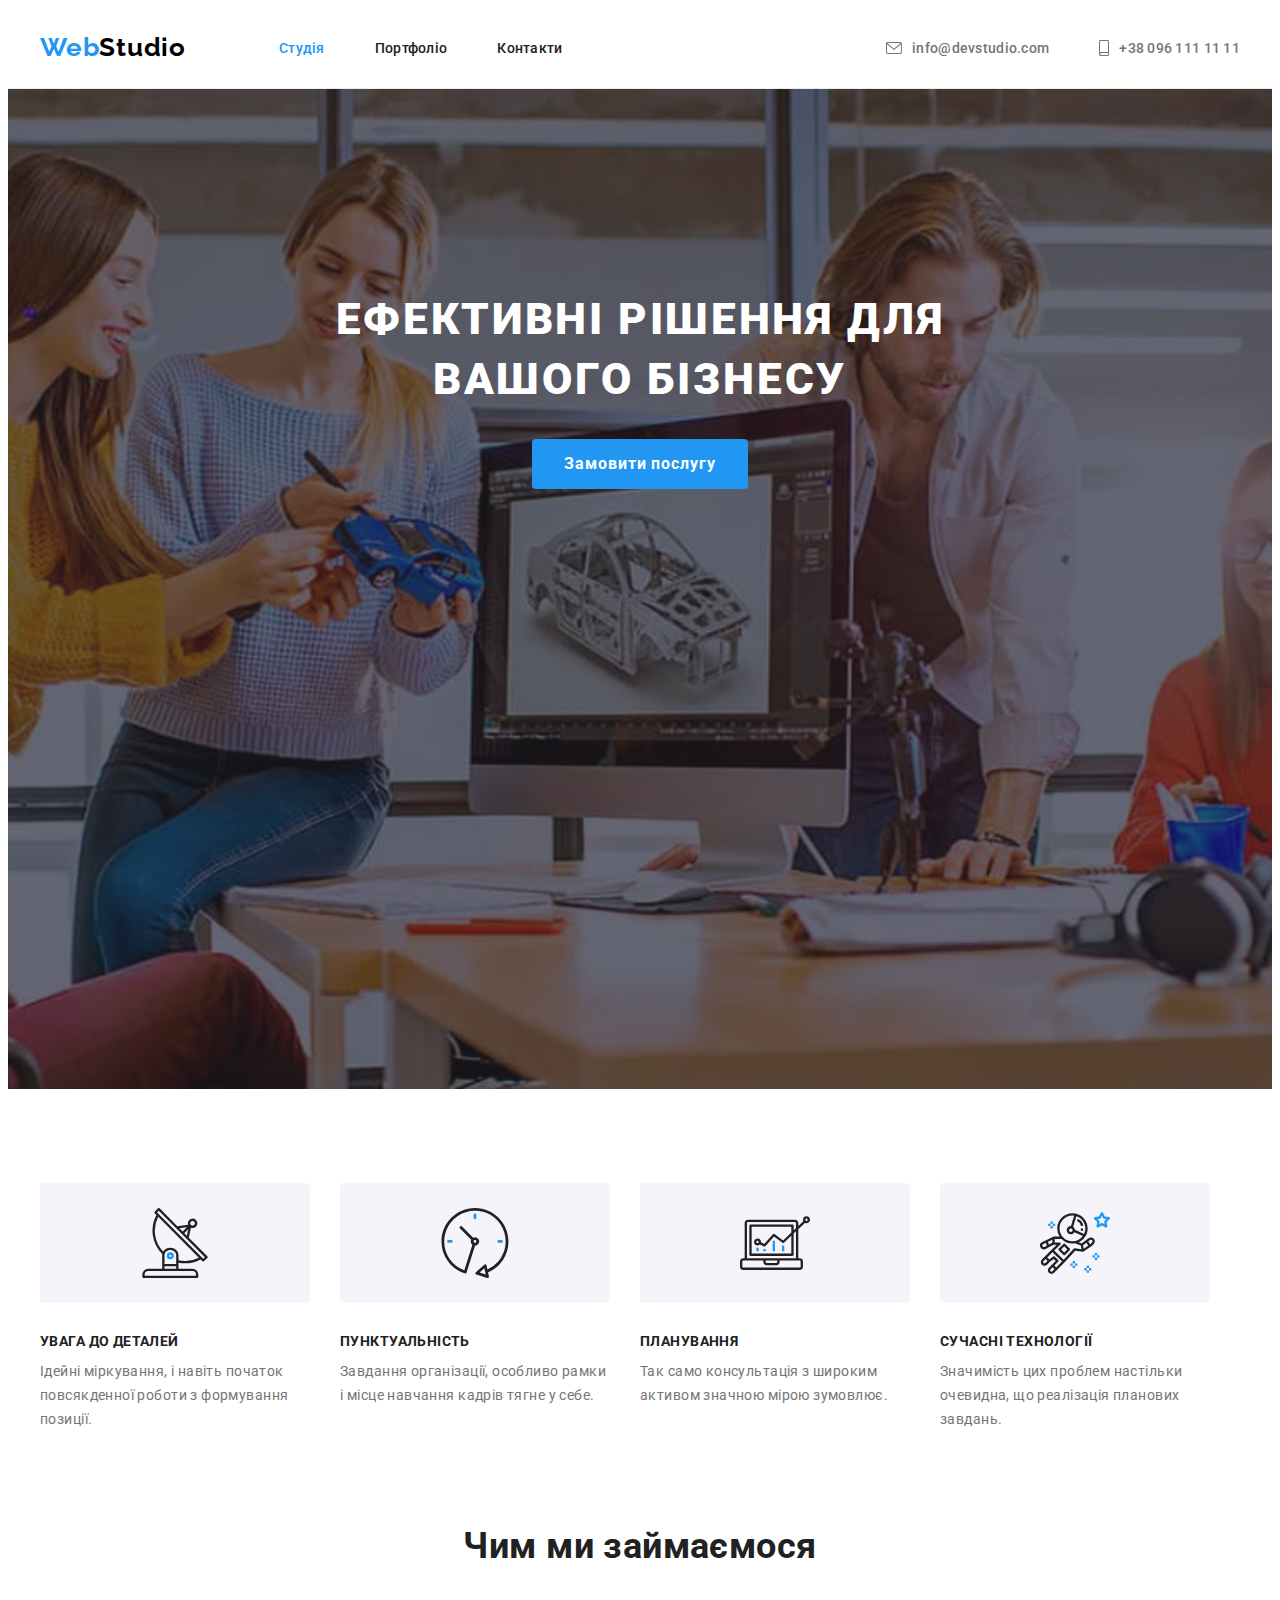
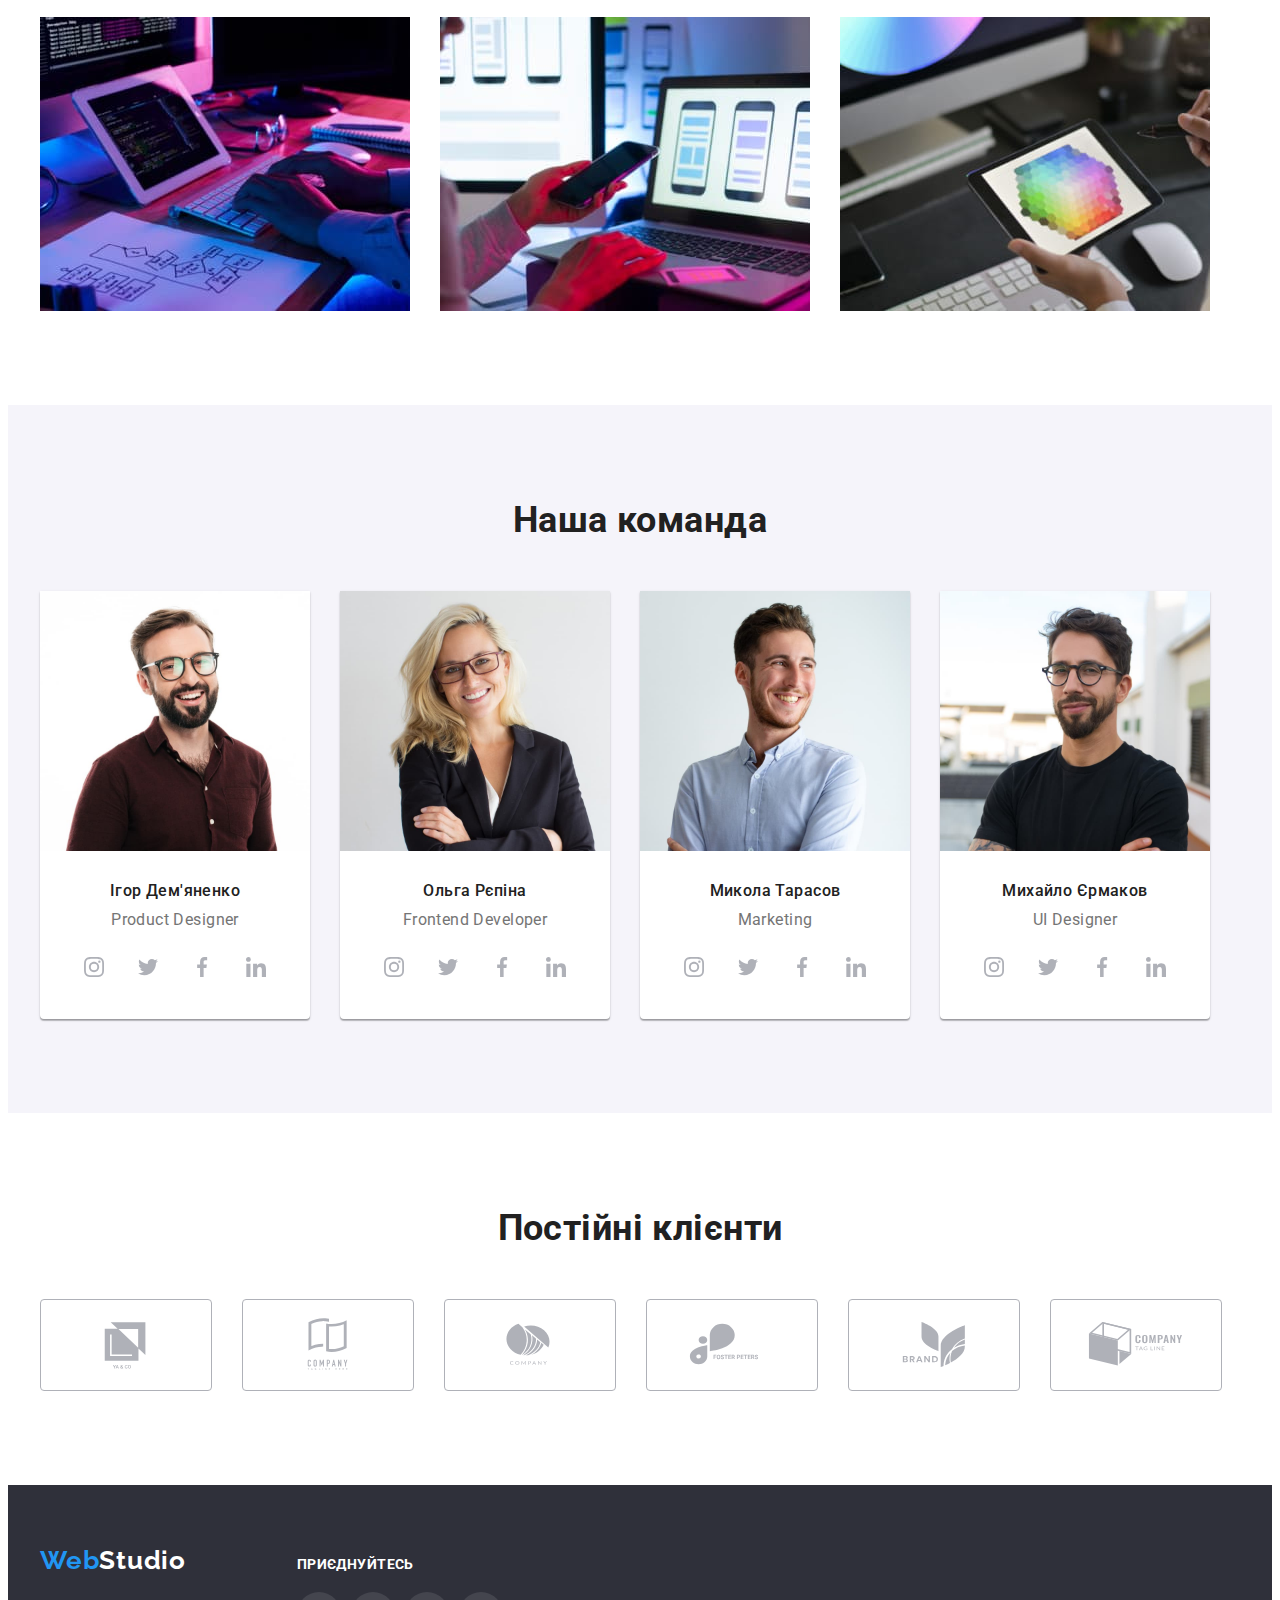
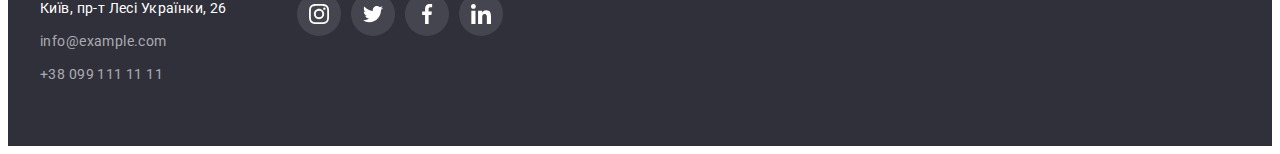
<file: index.html>
<!DOCTYPE html>
<html lang="uk">

<head>
    <meta charset="UTF-8" />
    <meta http-equiv="X-UA-Compatible" content="IE=edge" />
    <meta name="viewport" content="width=device-width, initial-scale=1.0" />
    <title>Вебстудія</title>
    <!-- Fonts -->
    <link rel="preconnect" href="https://fonts.googleapis.com">
    <link rel="preconnect" href="https://fonts.gstatic.com" crossorigin>
    <link
        href="https://fonts.googleapis.com/css2?family=Raleway:wght@700&family=Roboto:wght@400;500;700;900&display=swap"
        rel="stylesheet">

    <link rel="stylesheet" href="https://cdnjs.cloudflare.com/ajax/libs/modern-normalize/1.1.0/modern-normalize.min.css"
        integrity="sha512-wpPYUAdjBVSE4KJnH1VR1HeZfpl1ub8YT/NKx4PuQ5NmX2tKuGu6U/JRp5y+Y8XG2tV+wKQpNHVUX03MfMFn9Q=="
        crossorigin="anonymous" referrerpolicy="no-referrer" />
    <link rel="stylesheet" href="./css/styles.css">
</head>

<body>
    <!-- Шапка -->
    <header class="header">
        <div class="container header-container">
            <nav class="header-nav">
                <a class="logo" href="./index.html"><span class="logo-accent">Web</span>Studio</a>
                <ul class="list nav-list">
                    <li><a class="link current" href="./index.html">Студія</a>
                    </li>
                    <li><a class="link" href="./portfolio.html">Портфоліо</a></li>
                    <li><a class="link" href="">Контакти</a></li>
                </ul>
            </nav>
            <ul class="list contacts-list">
                <li><a class="contacts-link" href="mailto:info@devstudio.com">
                        <svg class="contacts-icon" width="16" height="12">
                            <use href="./images/icons.svg#envelope"></use>
                        </svg>
                        info@devstudio.com
                    </a>
                </li>
                <li><a class="contacts-link" href="tel:+380961111111">
                        <svg class="contacts-icon" width="10" height="16">
                            <use href="./images/icons.svg#smartphone"></use>
                        </svg>
                        +38 096 111 11 11
                    </a>
                </li>
            </ul>
        </div>
    </header>

    <main>
        <!--Секція Герой-->
        <section class="hero">
            <div class="container">
                <h1 class="hero-title">Ефективні рішення для вашого бізнесу</h1>
                <button class="btn" type="button">Замовити послугу</button>
            </div>
        </section>

        <!--Особливості-->
        <section class="section">
            <div class="container">
                <h2 class="visually-hidden">Наші переваги</h2>
                <ul class="list features-container">
                    <li class="feature-item">
                        <div class="feature-image">
                            <svg class="feature-icon" width="70px" height="70px">
                                <use href="./images/icons.svg#antenna"></use>
                            </svg>
                        </div>
                        <h3 class="features-name">Увага до деталей</h3>
                        <p class="features-text">Ідейні міркування, і навіть початок повсякденної роботи з формування
                            позиції.</p>
                    </li>
                    <li class="feature-item">
                        <div class="feature-image">
                            <svg width="70px" height="70px">
                                <use href="./images/icons.svg#clock"></use>
                            </svg>
                        </div>
                        <h3 class="features-name">Пунктуальність</h3>
                        <p class="features-text">Завдання організації, особливо рамки і місце навчання кадрів тягне у
                            себе.
                        </p>
                    </li>
                    <li class="feature-item">
                        <div class="feature-image">
                            <svg class="" width="70px" height="70px">
                                <use href="./images/icons.svg#vector"></use>
                            </svg>
                        </div>
                        <h3 class="features-name">Планування</h3>
                        <p class="features-text">Так само консультація з широким активом значною мірою зумовлює.</p>
                    </li>
                    <li class="feature-item">
                        <div class="feature-image">
                            <svg width="70px" height="70px">
                                <use href="./images/icons.svg#astronaut"></use>
                            </svg>
                        </div>
                        <h3 class="features-name">Сучасні технології</h3>
                        <p class="features-text">Значимість цих проблем настільки очевидна, що реалізація планових
                            завдань.
                        </p>
                    </li>
                </ul>
            </div>
        </section>

        <!--Чим ми займаємося-->
        <section class="work-section">
            <div class="container">
                <h2 class="work-title">Чим ми займаємося</h2>
                <ul class="list work-container">
                    <li><img src="./images/box-1.jpg" alt="співробітник студії друкує код на планшеті" width="370"
                            height="294" /></li>
                    <li><img src="./images/box-2.jpg"
                            alt="співробітник студії розглядає різні варіанти розташування блоків на екрані телефону"
                            width="370" height="294" /></li>
                    <li><img src="./images/box-3.jpg" alt="співробітник студії підбирає кольори на планшеті" width="370"
                            height="294" />
                    </li>
                </ul>
            </div>
        </section>

        <!--Наша команда-->
        <section class="section team">
            <div class="container">
                <h2 class="team-title">Наша команда</h2>
                <ul class="list team-container">
                    <li class="team-list">
                        <img src="./images/img-1.jpg" alt="фото продакт-дизайнера" width="270" height="260" />
                        <div class="team-data">
                            <h3 class="team-member">Ігор Дем'яненко</h3>
                            <p class="team-text" lang="en">Product Designer</p>
                        </div>
                        <ul class="socials-list">
                            <li class="list socials-item">
                                <a class="socials-link" href="instagram.com" target="_blank" rel="noopener noreferrer"
                                    aria-label="instagram">
                                    <svg class="socials-icon" width="20px" height="20px">
                                        <use href="./images/icons.svg#instagram"></use>
                                    </svg>
                                </a>
                            </li>
                            <li class="list socials-item">
                                <a class="socials-link" href="twitter.com" target="_blank" rel="noopener noreferrer"
                                    aria-label="twitter">
                                    <svg class="socials-icon" width="20px" height="20px">
                                        <use href="./images/icons.svg#twitter"></use>
                                    </svg>
                                </a>
                            </li>
                            <li class="list socials-item">
                                <a class="socials-link" href="facebook.com" target="_blank" rel="noopener noreferrer"
                                    aria-label="facebook">
                                    <svg class="socials-icon" width="20px" height="20px">
                                        <use href="./images/icons.svg#facebook"></use>
                                    </svg>
                                </a>
                            </li>
                            <li class="list socials-item">
                                <a class="socials-link" href="linkedin.com" target="_blank" rel="noopener noreferrer"
                                    aria-label="linkedin">
                                    <svg class="socials-icon" width="20px" height="20px">
                                        <use href="./images/icons.svg#linkedin"></use>
                                    </svg>
                                </a>
                            </li>

                        </ul>
                    </li>
                    <li class="team-list">
                        <img src="./images/img-2.jpg" alt="фото фронтенд-розробниці" width="270" height="260" />
                        <div class="team-data">
                            <h3 class="team-member">Ольга Рєпіна</h3>
                            <p class="team-text" lang="en">Frontend Developer</p>
                        </div>
                        <ul class="socials-list">
                            <li class="list socials-item">
                                <a class="socials-link" href="instagram.com" target="_blank" rel="noopener noreferrer"
                                    aria-label="instagram">
                                    <svg class="socials-icon" width="20px" height="20px">
                                        <use href="./images/icons.svg#instagram"></use>
                                    </svg>
                                </a>
                            </li>
                            <li class="list socials-item">
                                <a class="socials-link" href="twitter.com" target="_blank" rel="noopener noreferrer"
                                    aria-label="twitter">
                                    <svg class="socials-icon" width="20px" height="20px">
                                        <use href="./images/icons.svg#twitter"></use>
                                    </svg>
                                </a>
                            </li>
                            <li class="list socials-item">
                                <a class="socials-link" href="facebook.com" target="_blank" rel="noopener noreferrer"
                                    aria-label="facebook">
                                    <svg class="socials-icon" width="20px" height="20px">
                                        <use href="./images/icons.svg#facebook"></use>
                                    </svg>
                                </a>
                            </li>
                            <li class="list socials-item">
                                <a class="socials-link" href="linkedin.com" target="_blank" rel="noopener noreferrer"
                                    aria-label="linkedin">
                                    <svg class="socials-icon" width="20px" height="20px">
                                        <use href="./images/icons.svg#linkedin"></use>
                                    </svg>
                                </a>
                            </li>

                        </ul>
                    </li>
                    <li class="team-list">
                        <img src="./images/img-3.jpg" alt="фото спеціаліста з маркетингу" width="270" height="260" />
                        <div class="team-data">
                            <h3 class="team-member">Микола Тарасов</h3>
                            <p class="team-text" lang="en">Marketing</p>
                        </div>
                        <ul class="socials-list">
                            <li class="list socials-item">
                                <a class="socials-link" href="instagram.com" target="_blank" rel="noopener noreferrer"
                                    aria-label="instagram">
                                    <svg class="socials-icon" width="20px" height="20px">
                                        <use href="./images/icons.svg#instagram"></use>
                                    </svg>
                                </a>
                            </li>
                            <li class="list socials-item">
                                <a class="socials-link" href="twitter.com" target="_blank" rel="noopener noreferrer"
                                    aria-label="twitter">
                                    <svg class="socials-icon" width="20px" height="20px">
                                        <use href="./images/icons.svg#twitter"></use>
                                    </svg>
                                </a>
                            </li>
                            <li class="list socials-item">
                                <a class="socials-link" href="facebook.com" target="_blank" rel="noopener noreferrer"
                                    aria-label="facebook">
                                    <svg class="socials-icon" width="20px" height="20px">
                                        <use href="./images/icons.svg#facebook"></use>
                                    </svg>
                                </a>
                            </li>
                            <li class="list socials-item">
                                <a class="socials-link" href="linkedin.com" target="_blank" rel="noopener noreferrer"
                                    aria-label="linkedin">
                                    <svg class="socials-icon" width="20px" height="20px">
                                        <use href="./images/icons.svg#linkedin"></use>
                                    </svg>
                                </a>
                            </li>

                        </ul>
                    </li>
                    <li class="team-list">
                        <img src="./images/img-4.jpg" alt="фото ЮАй дизайнера" width="270" height="260" />
                        <div class="team-data">
                            <h3 class="team-member">Михайло Єрмаков</h3>
                            <p class="team-text" lang="en">UI Designer</p>
                        </div>
                        <ul class="socials-list">
                            <li class="list socials-item">
                                <a class="socials-link" href="instagram.com" target="_blank" rel="noopener noreferrer"
                                    aria-label="instagram">
                                    <svg class="socials-icon" width="20px" height="20px">
                                        <use href="./images/icons.svg#instagram"></use>
                                    </svg>
                                </a>
                            </li>
                            <li class="list socials-item">
                                <a class="socials-link" href="twitter.com" target="_blank" rel="noopener noreferrer"
                                    aria-label="twitter">
                                    <svg class="socials-icon" width="20px" height="20px">
                                        <use href="./images/icons.svg#twitter"></use>
                                    </svg>
                                </a>
                            </li>
                            <li class="list socials-item">
                                <a class="socials-link" href="facebook.com" target="_blank" rel="noopener noreferrer"
                                    aria-label="facebook">
                                    <svg class="socials-icon" width="20px" height="20px">
                                        <use href="./images/icons.svg#facebook"></use>
                                    </svg>
                                </a>
                            </li>
                            <li class="list socials-item">
                                <a class="socials-link" href="linkedin.com" target="_blank" rel="noopener noreferrer"
                                    aria-label="linkedin">
                                    <svg class="socials-icon" width="20px" height="20px">
                                        <use href="./images/icons.svg#linkedin"></use>
                                    </svg>
                                </a>
                            </li>

                        </ul>
                    </li>
                </ul>
            </div>
        </section>

        <!-- Клієнти -->
        <section class="section">
            <div class="container">
                <h2 class="clients-title">Постійні клієнти</h2>
                <ul class="list clients-container">
                    <li class="list clients-item">
                        <a class="clients-link" href="" target="_blank" rel="noopener noreferrer" aria-label="">
                            <svg class="clients-icon" width="106px" height="60px">
                                <use href="./images/icons.svg#client-1"></use>
                            </svg>
                        </a>
                    </li>
                    <li class="list clients-item">
                        <a class="clients-link" href="" target="_blank" rel="noopener noreferrer" aria-label="">
                            <svg class="clients-icon" width="106px" height="60px">
                                <use href="./images/icons.svg#client-2"></use>
                            </svg>
                        </a>
                    </li>
                    <li class="list clients-item">
                        <a class="clients-link" href="" target="_blank" rel="noopener noreferrer" aria-label="">
                            <svg class="clients-icon" width="106px" height="60px">
                                <use href="./images/icons.svg#client-3"></use>
                            </svg>
                        </a>
                    </li>
                    <li class="list clients-item">
                        <a class="clients-link" href="" target="_blank" rel="noopener noreferrer" aria-label="">
                            <svg class="clients-icon" width="106px" height="60px">
                                <use href="./images/icons.svg#client-4"></use>
                            </svg>
                        </a>
                    </li>
                    <li class="list clients-item">
                        <a class="clients-link" href="" target="_blank" rel="noopener noreferrer" aria-label="">
                            <svg class="clients-icon" width="106px" height="60px">
                                <use href="./images/icons.svg#client-5"></use>
                            </svg>
                        </a>
                    </li>
                    <li class="list clients-item">
                        <a class="clients-link" href="" target="_blank" rel="noopener noreferrer" aria-label="">
                            <svg class="clients-icon" width="106px" height="60px">
                                <use href="./images/icons.svg#client-6"></use>
                            </svg>
                        </a>
                    </li>
                </ul>
            </div>
        </section>
    </main>

    <!-- Футер -->
    <footer class="footer">
        <div class="container footer-container">
            <div class="footer-contacts">
                <a class="logo logo-footer" href="./index.html"><span class="logo-accent">Web</span><span
                        class="logo-white">Studio</span></a>
                <address class="address">
                    <ul class="list">
                        <li class="address-item"><a class="city-link" href="https://goo.gl/maps/9S3XsaZNgQBBBoRa6"
                                target="_blank" rel="noopener noreferrer nofollow">Київ, пр-т Лесі Українки, 26</a></li>
                        <li class="address-item"><a class="address-link"
                                href="mailto:info@example.com">info@example.com</a>
                        </li>
                        <li class="address-item"><a class="address-link" href="tel:+380991111111">+38 099 111 11 11</a>
                        </li>
                    </ul>
                </address>
            </div>
            <div>
                <p class="join">Приєднуйтесь</p>
                <ul class="list socials-list footer-socials">
                    <li class="list socials-item">
                        <a class="socials-link" href="instagram.com" target="_blank" rel="noopener noreferrer"
                            aria-label="instagram">
                            <svg class="socials-icon" width="20px" height="20px">
                                <use href="./images/icons.svg#instagram"></use>
                            </svg>
                        </a>
                    </li>
                    <li class="list socials-item">
                        <a class="socials-link" href="twitter.com" target="_blank" rel="noopener noreferrer"
                            aria-label="twitter">
                            <svg class="socials-icon" width="20px" height="20px">
                                <use href="./images/icons.svg#twitter"></use>
                            </svg>
                        </a>
                    </li>
                    <li class="list socials-item">
                        <a class="socials-link" href="facebook.com" target="_blank" rel="noopener noreferrer"
                            aria-label="facebook">
                            <svg class="socials-icon" width="20px" height="20px">
                                <use href="./images/icons.svg#facebook"></use>
                            </svg>
                        </a>
                    </li>
                    <li class="list socials-item">
                        <a class="socials-link" href="linkedin.com" target="_blank" rel="noopener noreferrer"
                            aria-label="linkedin">
                            <svg class="socials-icon" width="20px" height="20px">
                                <use href="./images/icons.svg#linkedin"></use>
                            </svg>
                        </a>
                    </li>

                </ul>
            </div>

        </div>
    </footer>
</body>

</html>
</file>
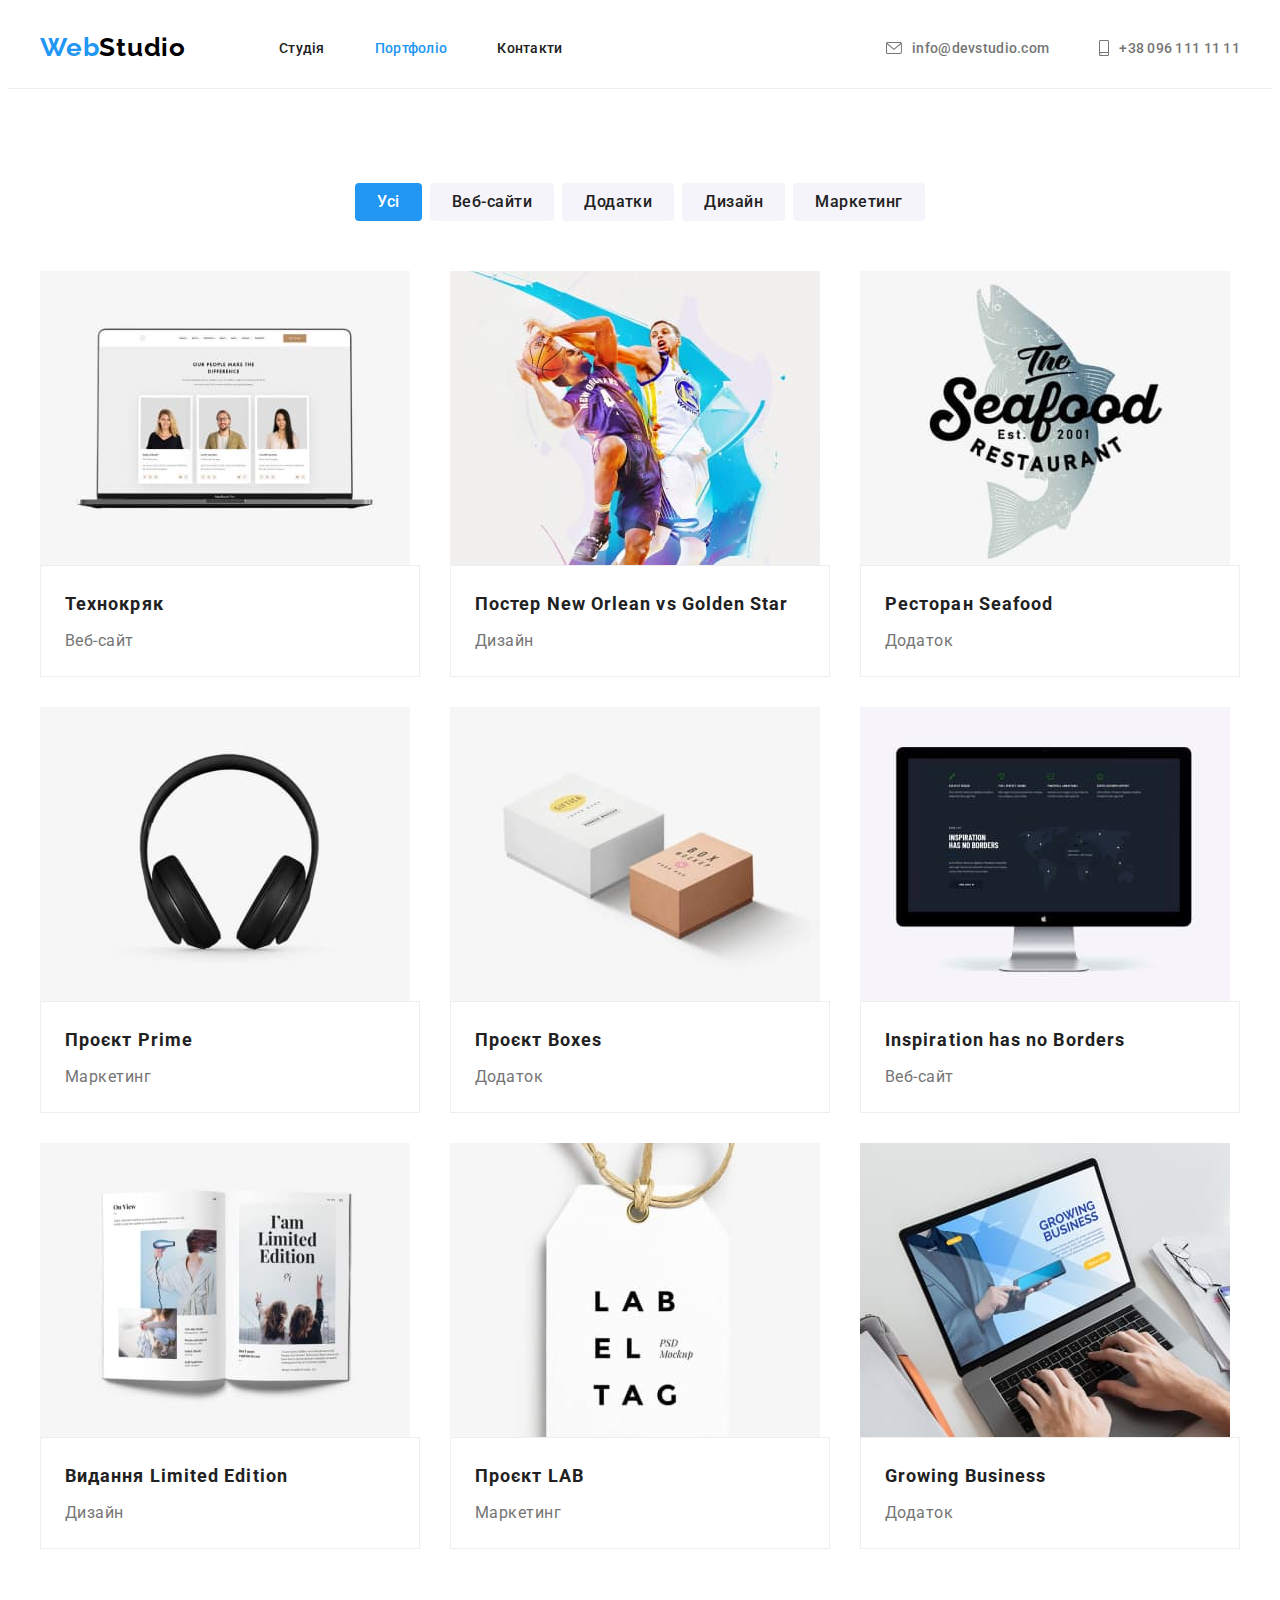
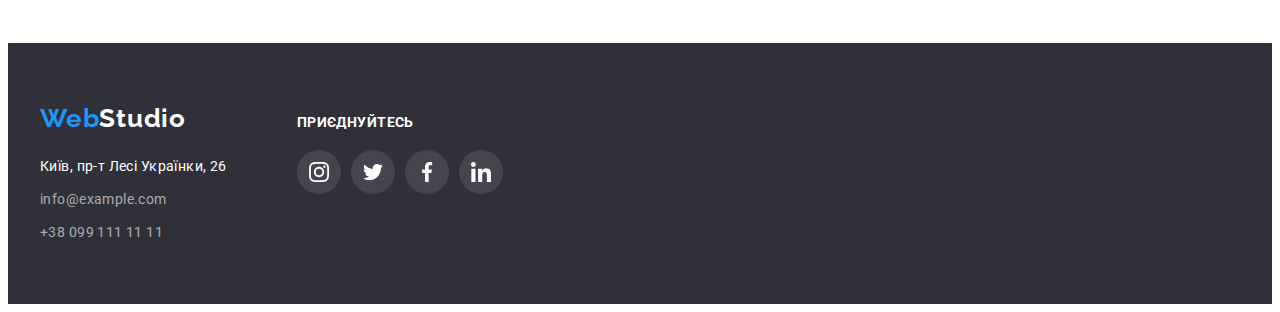
<file: portfolio.html>
<!DOCTYPE html>
<html lang="uk">

<head>
    <meta charset="UTF-8">
    <meta http-equiv="X-UA-Compatible" content="IE=edge">
    <meta name="viewport" content="width=device-width, initial-scale=1.0">
    <title>Портфоліо</title>
    <!-- Fonts -->
    <link rel="preconnect" href="https://fonts.googleapis.com">
    <link rel="preconnect" href="https://fonts.gstatic.com" crossorigin>
    <link
        href="https://fonts.googleapis.com/css2?family=Raleway:wght@700&family=Roboto:wght@400;500;700;900&display=swap"
        rel="stylesheet">

    <link rel="stylesheet" href="https://cdnjs.cloudflare.com/ajax/libs/modern-normalize/1.1.0/modern-normalize.min.css"
        integrity="sha512-wpPYUAdjBVSE4KJnH1VR1HeZfpl1ub8YT/NKx4PuQ5NmX2tKuGu6U/JRp5y+Y8XG2tV+wKQpNHVUX03MfMFn9Q=="
        crossorigin="anonymous" referrerpolicy="no-referrer" />
    <link rel="stylesheet" href="./css/styles.css">
</head>

<body>

    <!-- Шапка -->
    <header class="header">
        <div class="container header-container">
            <nav class="header-nav">
                <a class="logo" href="./index.html"><span class="logo-accent">Web</span>Studio</a>
                <ul class="list nav-list">
                    <li><a class="link" href="./index.html">Студія</a>
                    </li>
                    <li><a class="link current" href="./portfolio.html">Портфоліо</a></li>
                    <li><a class="link" href="">Контакти</a></li>
                </ul>
            </nav>
            <ul class="list contacts-list">
                <li><a class="contacts-link" href="mailto:info@devstudio.com">
                        <svg class="contacts-icon" width="16" height="12">
                            <use href="./images/icons.svg#envelope"></use>
                        </svg>
                        info@devstudio.com
                    </a>
                </li>
                <li><a class="contacts-link" href="tel:+380961111111">
                        <svg class="contacts-icon" width="10" height="16">
                            <use href="./images/icons.svg#smartphone"></use>
                        </svg>
                        +38 096 111 11 11
                    </a>
                </li>
            </ul>
        </div>
    </header>


    <main>

        <!-- Наші проєкти -->
        <section class="section">
            <div class="container">
                <h1 class="visually-hidden">Наші проєкти</h1>
                <ul class="list filter-list">
                    <li><button class="btn-filter current" type="button">Усі</button></li>
                    <li><button class="btn-filter" type="button">Веб-сайти</button></li>
                    <li><button class="btn-filter" type="button">Додатки</button></li>
                    <li><button class="btn-filter" type="button">Дизайн</button></li>
                    <li><button class="btn-filter" type="button">Маркетинг</button></li>
                </ul>
                <ul class="list projects-container">
                    <li class="projects-item">
                        <a class="projects-link" href="">
                            <img src="./images/portfolio-img-1.jpg"
                                alt="Cайт, на якому розміщено фото трьох співробітників" width="370" height="294" />
                            <div class="projects-data">
                                <h2 class="projects-title">Технокряк</h2>
                                <p class="projects-text">Веб-сайт</p>
                            </div>
                        </a>

                    </li>
                    <li class="projects-item">
                        <a class="projects-link" href="">
                            <img src="./images/portfolio-img-2.jpg" alt="Постер з двома волейболистами під час гри"
                                width="370" height="294" />
                            <div class="projects-data">
                                <h2 class="projects-title">Постер <span lang="en">New Orlean vs Golden Star</span> </h2>
                                <p class="projects-text">Дизайн</p>
                            </div>
                        </a>

                    </li>
                    <li class="projects-item">
                        <a class="projects-link" href="">
                            <img src="./images/portfolio-img-3.jpg" alt="Емблема ресторану морської кухні" width="370"
                                height="294" />
                            <div class="projects-data">
                                <h2 class="projects-title">Ресторан <span lang="en">Seafood</span> </h2>
                                <p class="projects-text">Додаток</p>
                            </div>
                        </a>

                    </li>
                    <li class="projects-item">
                        <a class="projects-link" href="">
                            <img src="./images/portfolio-img-4.jpg" alt="Чорні накладні навушники" width="370"
                                height="294" />
                            <div class="projects-data">
                                <h2 class="projects-title">Проєкт <span lang="en">Prime</span> </h2>
                                <p class="projects-text">Маркетинг</p>
                            </div>
                        </a>

                    </li>
                    <li class="projects-item">
                        <a class="projects-link" href="">
                            <img src="./images/portfolio-img-5.jpg"
                                alt="Дві картонні коробки білого і світло-коричневого кольору різного розміру і з різними написами"
                                width="370" height="294" />
                            <div class="projects-data">
                                <h2 class="projects-title">Проєкт <span lang="en">Boxes</span> </h2>
                                <p class="projects-text">Додаток</p>
                            </div>
                        </a>

                    </li>
                    <li class="projects-item">
                        <a class="projects-link" href="">
                            <img src="./images/portfolio-img-6.jpg" alt="Монітор із відкритим веб-сайтом" width="370"
                                height="294" />
                            <div class="projects-data">
                                <h2 class="projects-title" lang="en">Inspiration has no Borders</h2>
                                <p class="projects-text">Веб-сайт</p>
                            </div>
                        </a>

                    </li>
                    <li class="projects-item">
                        <a class="projects-link" href="">
                            <img src="./images/portfolio-img-7.jpg" alt="Розгорнута брошура з фото і текстом"
                                width="370" height="294" />
                            <div class="projects-data">
                                <h2 class="projects-title">Видання <span lang="en">Limited Edition</span> </h2>
                                <p class="projects-text">Дизайн</p>
                            </div>
                        </a>

                    </li>
                    <li class="projects-item">
                        <a class="projects-link" href="">
                            <img src="./images/portfolio-img-8.jpg" alt="Біла лейба з назвою компанії" width="370"
                                height="294" />
                            <div class="projects-data">
                                <h2 class="projects-title">Проєкт <span lang="en">LAB</span> </h2>
                                <p class="projects-text">Маркетинг</p>
                            </div>
                        </a>

                    </li>
                    <li class="projects-item">
                        <a class="projects-link" href="">
                            <img src="./images/portfolio-img-9.jpg" alt="Клієнт працює на ноутбуці, де відкрито додаток"
                                width="370" height="294" />
                            <div class="projects-data">
                                <h2 class="projects-title" lang="en">Growing Business</h2>
                                <p class="projects-text">Додаток</p>
                            </div>
                        </a>

                    </li>
                </ul>
            </div>
        </section>

    </main>

    <!-- Футер -->
    <footer class="footer">
        <div class="container footer-container">
            <div class="footer-contacts">
                <a class="logo logo-footer" href="./index.html"><span class="logo-accent">Web</span><span
                        class="logo-white">Studio</span></a>
                <address class="address">
                    <ul class="list">
                        <li class="address-item"><a class="city-link" href="https://goo.gl/maps/9S3XsaZNgQBBBoRa6"
                                target="_blank" rel="noopener noreferrer nofollow">Київ, пр-т Лесі Українки, 26</a></li>
                        <li class="address-item"><a class="address-link"
                                href="mailto:info@example.com">info@example.com</a>
                        </li>
                        <li class="address-item"><a class="address-link" href="tel:+380991111111">+38 099 111 11 11</a>
                        </li>
                    </ul>
                </address>
            </div>
            <div>
                <p class="join">Приєднуйтесь</p>
                <ul class="list socials-list footer-socials">
                    <li class="list socials-item">
                        <a class="socials-link" href="instagram.com" target="_blank" rel="noopener noreferrer"
                            aria-label="instagram">
                            <svg class="socials-icon" width="20px" height="20px">
                                <use href="./images/icons.svg#instagram"></use>
                            </svg>
                        </a>
                    </li>
                    <li class="list socials-item">
                        <a class="socials-link" href="twitter.com" target="_blank" rel="noopener noreferrer"
                            aria-label="twitter">
                            <svg class="socials-icon" width="20px" height="20px">
                                <use href="./images/icons.svg#twitter"></use>
                            </svg>
                        </a>
                    </li>
                    <li class="list socials-item">
                        <a class="socials-link" href="facebook.com" target="_blank" rel="noopener noreferrer"
                            aria-label="facebook">
                            <svg class="socials-icon" width="20px" height="20px">
                                <use href="./images/icons.svg#facebook"></use>
                            </svg>
                        </a>
                    </li>
                    <li class="list socials-item">
                        <a class="socials-link" href="linkedin.com" target="_blank" rel="noopener noreferrer"
                            aria-label="linkedin">
                            <svg class="socials-icon" width="20px" height="20px">
                                <use href="./images/icons.svg#linkedin"></use>
                            </svg>
                        </a>
                    </li>

                </ul>
            </div>

        </div>
    </footer>

</body>

</html>
</file>
<file: css/styles.css>
:root {
    /* Background colors */
    --main-background-color: #ffffff;
    --secondary-background-color: #f5f4fa;
    --accent-background-color: #2f303a;
    --container-background-color: #eeeeee;
    /* Text colors */
    --main-text-color: #757575;
    --secondary-text-color: #212121;
    --accent-color: #2196f3;
    --logo-color: #000000;
    --address-color: rgba(255, 255, 255, 0.6);
    --icons-color: #AFB1B8;
    /* Fonts */
    --logo-font-family: Raleway, sans-serif;
    --main-font-family: Roboto, sans-serif;
    /* Others */
    --header-line-color: #ececec;
}

body {
    background-color: var(--main-background-color);
    color: var(--main-text-color);
    font-family: var(--main-font-family);
    font-size: 14px;
    letter-spacing: 0.03em;
}

h1,
h2,
h3,
h4,
h5,
h6,
p {
    margin: 0;
}

img {
    display: block;
    max-width: 100%;
    height: auto;
}

button {
    cursor: pointer;
    border: none;
    border-radius: 4px;

}

.section {
    padding-top: 94px;
    padding-bottom: 94px;
}

.container {
    width: 1200px;
    margin: 0 auto;
    padding: 0 15px;
}

.list {
    list-style: none;
    padding-left: 0;
    margin: 0;
}

.link {
    text-decoration: none;
}

/* Шапка */

.header {
    border-bottom: 1px solid var(--header-line-color);
}

.header-container,
.header-nav,
.nav-list {
    display: flex;
    align-items: center;
}

.nav-list {
    gap: 50px;
}

.logo {
    display: block;
    margin-right: 93px;
    padding-top: 24px;
    padding-bottom: 25px;

    color: var(--logo-color);
    font-family: var(--logo-font-family);
    font-weight: 700;
    font-size: 26px;
    line-height: calc(31 / 26);
    letter-spacing: 0.03em;
    text-decoration: none;
}

.logo-accent {
    color: var(--accent-color);
}

.contacts-list {
    display: flex;
    gap: 50px;
    margin-left: auto;
}

.link,
.contacts-link {
    display: block;
    padding-top: 32px;
    padding-bottom: 32px;
}

.link {
    color: var(--secondary-text-color);
    font-family: var(--main-font-family);
    font-weight: 500;
    font-size: 14px;
    line-height: calc(16 / 14);
    letter-spacing: 0.02em;
}

.link:hover,
.link:focus {
    color: var(--accent-color)
}

.link.current {
    color: var(--accent-color);
}

.contacts-link {
    display: flex;
    align-items: center;
    gap: 10px;

    color: var(--main-text-color);
    font-family: var(--main-font-family);
    font-weight: 500;
    font-size: 14px;
    line-height: calc(16 / 14);
    letter-spacing: 0.02em;
    text-decoration: none;
}

.contacts-link:hover,
.contacts-link:focus {
    color: var(--accent-color)
}

.contacts-icon {
    fill: currentColor;
}

/* Секція Герой */

.hero {
    padding: 200px 0;
    background-color: var(--accent-background-color);
    text-align: center;

    height: 600px;
    max-width: 1600px;
    margin-left: auto;
    margin-right: auto;
    background-image: linear-gradient(to right, rgba(47, 48, 58, 0.4), rgba(47, 48, 58, 0.4)), url(../images/img-hero.jpg);
    background-repeat: no-repeat;
    background-size: cover;
    background-position: center;
}

.hero-title {
    width: 696px;
    margin-left: auto;
    margin-right: auto;
    margin-bottom: 30px;

    color: var(--main-background-color);
    font-weight: 900;
    font-size: 44px;
    line-height: calc(60 / 44);
    letter-spacing: 0.06em;
    text-transform: uppercase;
}

.btn {

    padding-left: 32px;
    padding-right: 32px;
    padding-top: 10px;
    padding-bottom: 10px;
    min-width: 216px;

    background-color: var(--accent-color);
    color: #FFFFFF;
    font-family: var(--main-font-family);
    font-weight: 700;
    font-size: 16px;
    line-height: calc(30 / 16);
    align-items: center;
    letter-spacing: 0.06em;
}

.btn:active {
    background-color: var(--main-background-color);
}

.btn:hover,
.btn:focus {
    background-color: #188CE8;
}

/* Особливості */

.visually-hidden {
    position: absolute;
    white-space: nowrap;
    width: 1px;
    height: 1px;
    overflow: hidden;
    border: 0;
    padding: 0;
    clip: rect(0 0 0 0);
    clip-path: inset(50%);
    margin: -1px;
}

.features-container {
    display: flex;
    gap: 30px;
}

.feature-item {
    width: 270px;

}

.feature-image {
    display: flex;
    width: 270px;
    height: 120px;
    background-color: var(--secondary-background-color);
    border-radius: 4px;
    justify-content: center;
    align-items: center;
    margin-bottom: 30px;
}


.features-name {
    margin-bottom: 10px;

    color: var(--secondary-text-color);
    line-height: calc(16 / 14);
    text-transform: uppercase;
    font-size: 14px;
}

.features-text {
    line-height: calc(24 / 14);
}

.features-icon {
    flex: block;
    width: 270px;
    height: 120px;
    background-color: var(--secondary-background-color);
}

/* Чим ми займаємося */

.work-section {
    padding-bottom: 94px;
}

.work-container,
.team-container,
.clients-container {
    display: flex;
    gap: 30px;
}

.work-title,
.team-title,
.clients-title {
    margin-bottom: 50px;

    font-size: 36px;
    line-height: calc(42 / 36);
    text-align: center;
    color: var(--secondary-text-color);
}

/* Наша команда */

.team {
    background-color: var(--secondary-background-color);
}

.team-list {
    background-color: var(--main-background-color);
    box-shadow: 0px 1px 3px rgba(0, 0, 0, 0.12), 0px 1px 1px rgba(0, 0, 0, 0.14), 0px 2px 1px rgba(0, 0, 0, 0.2);
    border-radius: 0px 0px 4px 4px;
}

.team-member {
    margin-bottom: 10px;

    color: var(--secondary-text-color);
    font-weight: 500;
    font-size: 16px;
    line-height: calc(19 / 16);
    text-align: center;
}

.team-text {
    font-size: 16px;
    line-height: calc(19 / 16);
    text-align: center;
}

.team-data {
    padding-top: 30px;
    padding-left: 10px;
    padding-right: 10px;
}

.socials-list {
    display: flex;
    padding: 16px 32px 30px 32px;
    justify-content: center;
    gap: 10px;
}

.socials-link {
    display: flex;
    width: 44px;
    height: 44px;
    border-radius: 50%;
    justify-content: center;
    align-items: center;
    background-color: var(--main-background-color);
    color: var(--icons-color);
}

.socials-link:hover,
.socials-link:focus {
    color: var(--main-background-color);
    background-color: var(--accent-color);
}

.socials-icon {
    fill: currentColor;
}

/* Клієнти */

.clients-link {
    display: flex;
    width: 170px;
    height: 90px;
    border: 1px solid var(--icons-color);
    border-radius: 4px;
    justify-content: center;
    align-items: center;
    color: var(--icons-color);
}

.clients-link:hover,
.clients-link:focus {
    color: var(--accent-color);
    border-color: var(--accent-color);
}

.clients-icon {
    fill: currentColor;
}

/* Футер */

.footer {
    background-color: var(--accent-background-color);
    padding: 60px 0;
}

.footer-container {
    display: flex;
    align-items: baseline;
}

.footer-contacts {
    margin-right: 70px;
}

.logo.logo-footer {
    display: inline-block;
    margin: 0 0 20px 0;
    padding: 0
}

.logo-white {
    color: var(--main-background-color);
}

.address {
    font-style: inherit;
}

.address-item:not(:last-child) {
    margin-bottom: 9px;
}

.address-link,
.city-link {
    font-family: var(--main-font-family);
    font-weight: 400;
    font-size: 14px;
    line-height: calc(24 / 14);
    letter-spacing: 0.03em;
    text-decoration: none;
}

.city-link {
    color: var(--main-background-color);
}

.address-link {
    color: var(--address-color);
}

.address-link:hover,
.address-link:focus {
    color: var(--main-background-color);
}

.join {
    margin-bottom: 20px;

    color: var(--main-background-color);
    line-height: calc(16 / 14);
    text-transform: uppercase;
    font-size: 14px;
    font-weight: 700;
}

.footer-socials {
    display: flex;
    padding: 0;
    justify-content: center;
    gap: 10px;
}

.footer-socials .socials-link {
    background-color: rgba(255, 255, 255, 0.1);
    color: var(--main-background-color);
}

.footer-socials .socials-link:hover,
.footer-socials .socials-link:focus {
    background-color: var(--accent-color);
}

/* Наші проєкти */

.btn-filter {
    padding-left: 22px;
    padding-right: 22px;
    padding-top: 6px;
    padding-bottom: 6px;
    border-radius: 4px;

    background-color: var(--secondary-background-color);
    color: var(--secondary-text-color);
    font-family: var(--main-font-family);
    font-weight: 500;
    font-size: 16px;
    line-height: calc(26 / 16);
    text-align: center;
    letter-spacing: 0.03em;
}

.btn-filter.current {
    background-color: var(--accent-color);
    color: var(--main-background-color);
}

.btn-filter:active,
.btn-filter:hover,
.btn-filter:focus {
    background-color: var(--accent-color);
    color: var(--main-background-color);
    box-shadow: 0px 3px 1px rgba(0, 0, 0, 0.1), 0px 1px 2px rgba(0, 0, 0, 0.08), 0px 2px 2px rgba(0, 0, 0, 0.12);
}

.filter-list {
    margin-bottom: 50px;
    display: flex;
    justify-content: center;
    gap: 8px;
}

.projects-title {
    margin-bottom: 4px;

    color: var(--secondary-text-color);
    font-size: 18px;
    line-height: calc(36 / 18);
    letter-spacing: 0.06em;
}

.projects-text {
    font-size: 16px;
    line-height: calc(30 / 16);
    letter-spacing: 0.03em;
}

.projects-container {
    display: flex;
    flex-wrap: wrap;
    gap: 30px;
}

.projects-item {
    flex-basis: calc((100% - 30px * 2) / 3);
}

.projects-data {
    padding-top: 20px;
    padding-right: 24px;
    padding-bottom: 20px;
    padding-left: 24px;
    border: 1px solid var(--container-background-color);
}

.projects-link {
    display: block;
    text-decoration: none;
    color: var(--main-text-color);
}

.projects-link:hover,
.projects-link:focus {
    box-shadow: 0px 1px 1px rgba(0, 0, 0, 0.12), 0px 4px 4px rgba(0, 0, 0, 0.06), 1px 4px 6px rgba(0, 0, 0, 0.16);
}
</file>
